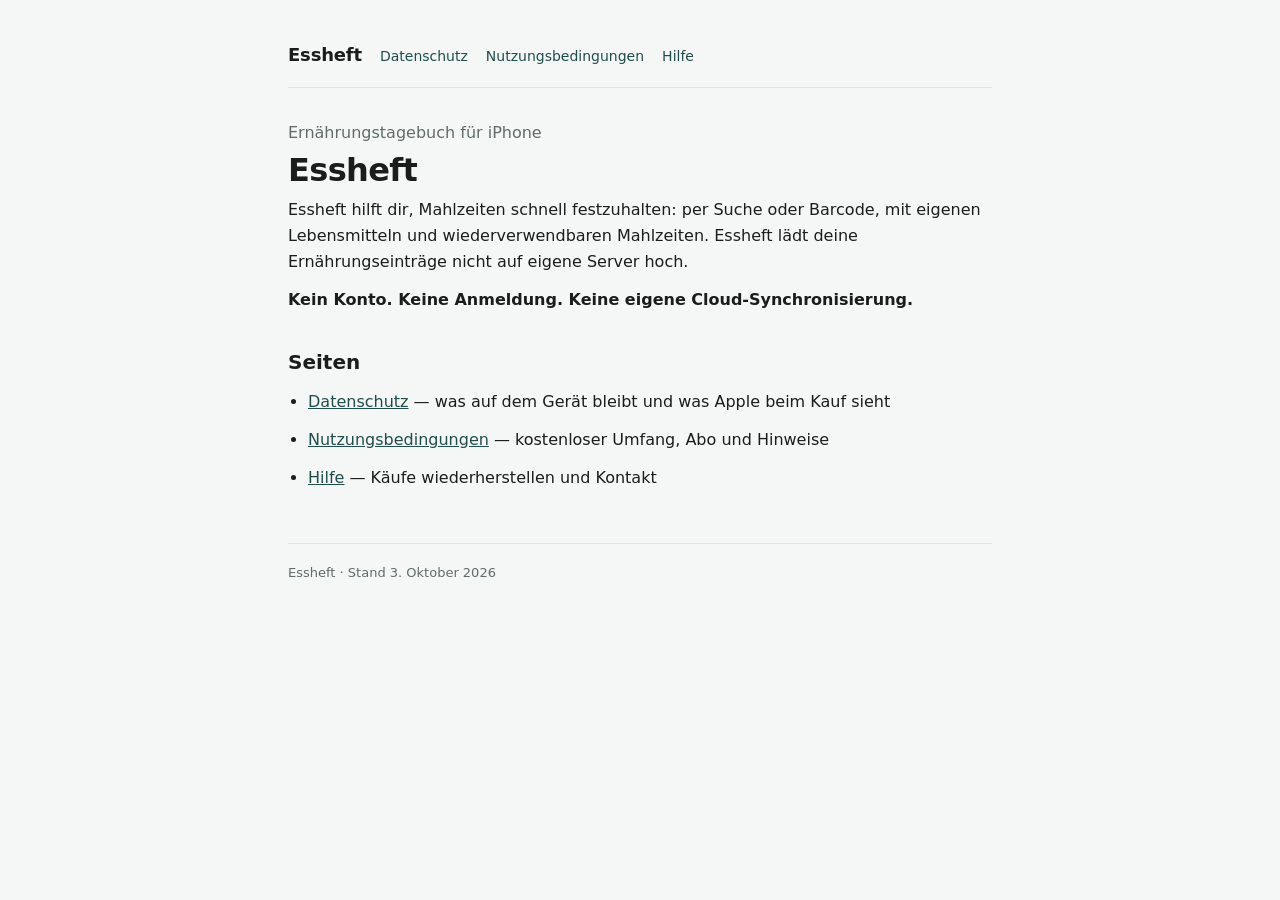
<file: index.html>
<!doctype html>
<html lang="de">
<head>
<meta charset="utf-8">
<meta name="viewport" content="width=device-width, initial-scale=1">
<title>Essheft</title>
<link rel="stylesheet" href="style.css">
</head>
<body>
<div class="wrap">
<nav>
  <span class="brand">Essheft</span>
  <a href="privacy.html">Datenschutz</a>
  <a href="terms.html">Nutzungsbedingungen</a>
  <a href="support.html">Hilfe</a>
</nav>
<p class="lede">Ernährungstagebuch für iPhone</p>
<h1>Essheft</h1>
<p>Essheft hilft dir, Mahlzeiten schnell festzuhalten: per Suche oder Barcode, mit eigenen Lebensmitteln und wiederverwendbaren Mahlzeiten. Essheft lädt deine Ernährungseinträge nicht auf eigene Server hoch.</p>
<p><strong>Kein Konto. Keine Anmeldung. Keine eigene Cloud-Synchronisierung.</strong></p>
<h2>Seiten</h2>
<ul>
  <li><a href="privacy.html">Datenschutz</a> — was auf dem Gerät bleibt und was Apple beim Kauf sieht</li>
  <li><a href="terms.html">Nutzungsbedingungen</a> — kostenloser Umfang, Abo und Hinweise</li>
  <li><a href="support.html">Hilfe</a> — Käufe wiederherstellen und Kontakt</li>
</ul>
<footer>Essheft · Stand 3. Oktober 2026</footer>
</div>
</body>
</html>
</file>
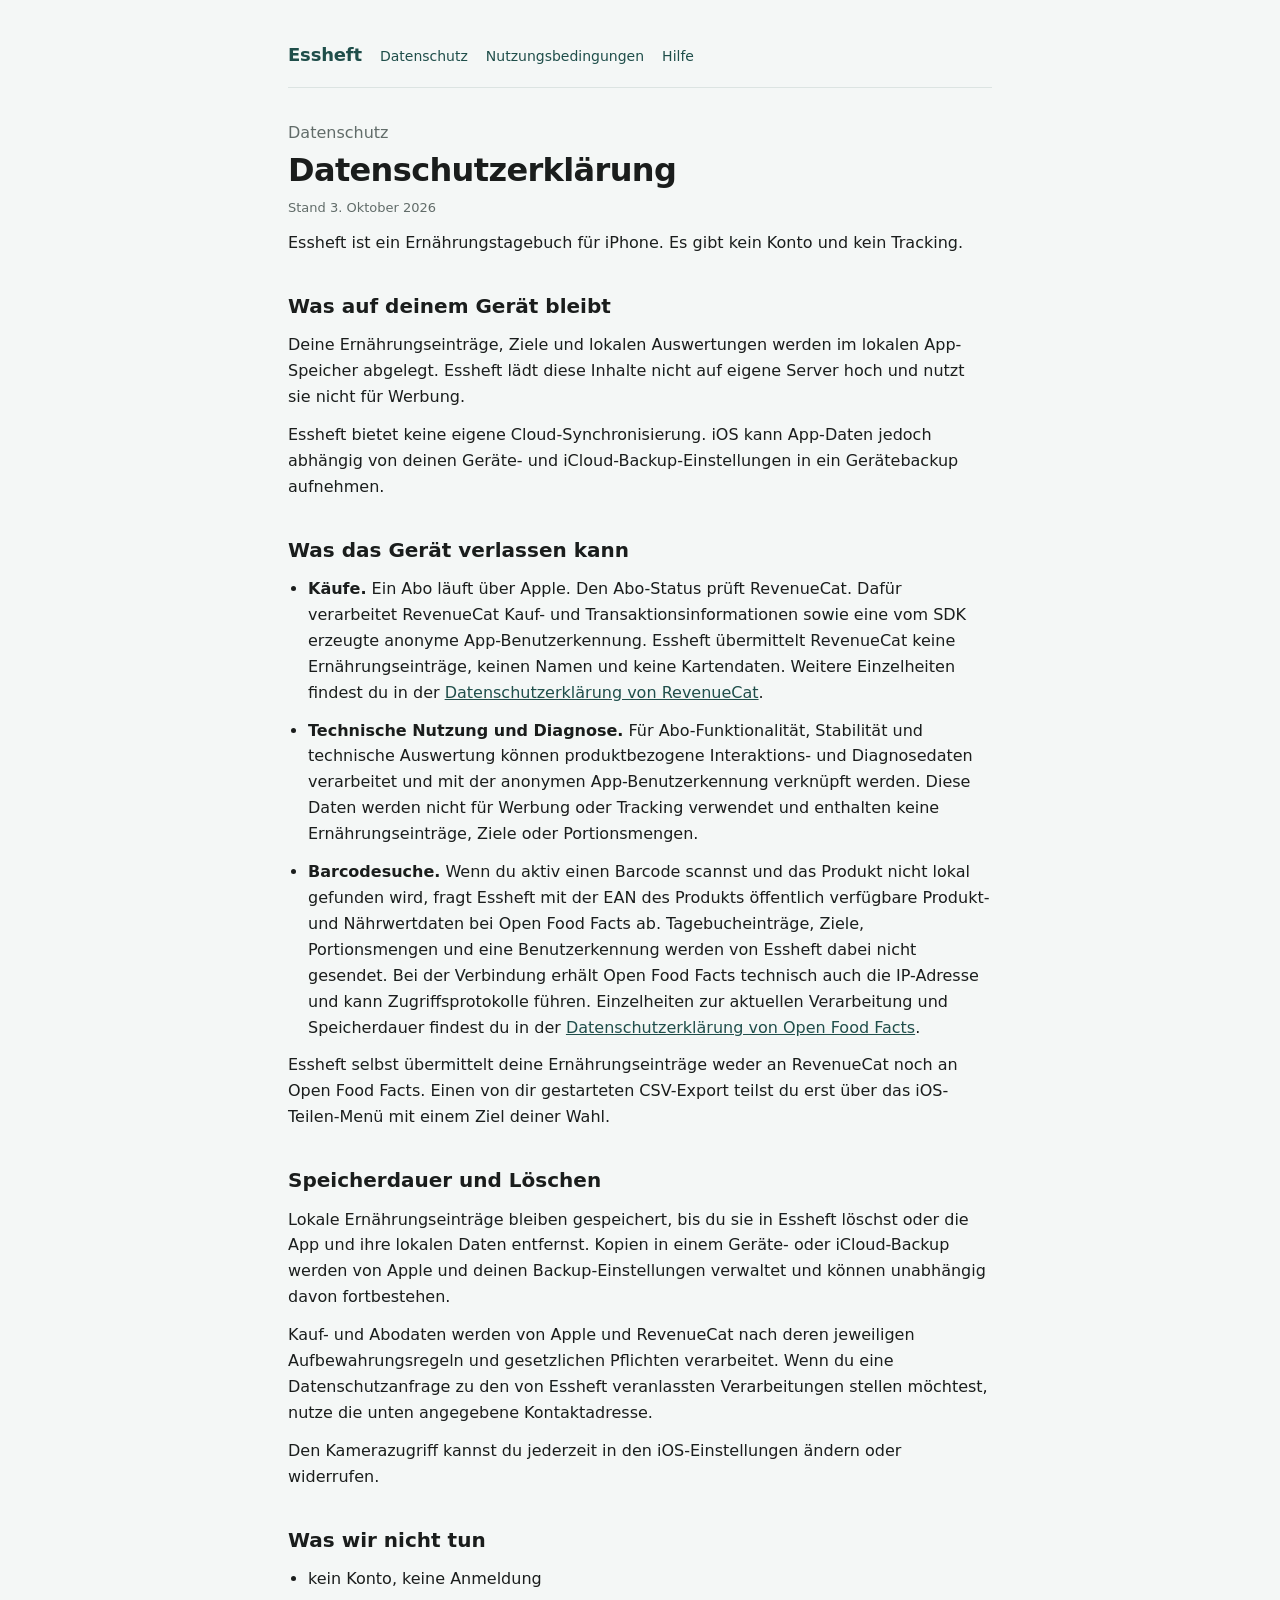
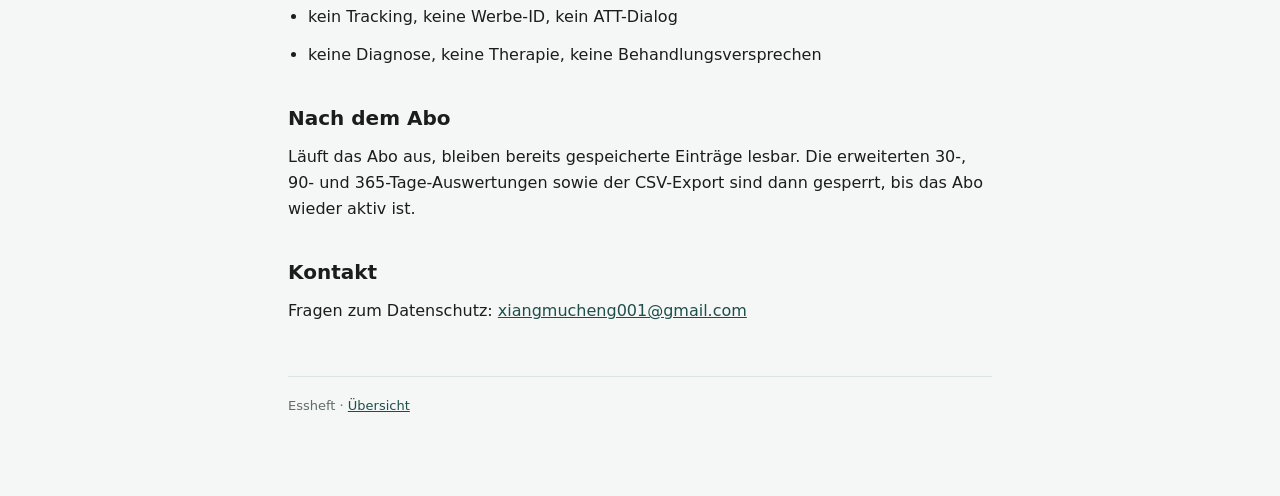
<file: privacy.html>
<!doctype html>
<html lang="de">
<head>
<meta charset="utf-8">
<meta name="viewport" content="width=device-width, initial-scale=1">
<title>Datenschutz · Essheft</title>
<link rel="stylesheet" href="style.css">
</head>
<body>
<div class="wrap">
<nav>
  <a href="index.html" class="brand">Essheft</a>
  <a href="privacy.html">Datenschutz</a>
  <a href="terms.html">Nutzungsbedingungen</a>
  <a href="support.html">Hilfe</a>
</nav>
<p class="lede">Datenschutz</p>
<h1>Datenschutzerklärung</h1>
<p class="updated">Stand 3. Oktober 2026</p>
<p>Essheft ist ein Ernährungstagebuch für iPhone. Es gibt kein Konto und kein Tracking.</p>

<h2>Was auf deinem Gerät bleibt</h2>
<p>Deine Ernährungseinträge, Ziele und lokalen Auswertungen werden im lokalen App-Speicher abgelegt. Essheft lädt diese Inhalte nicht auf eigene Server hoch und nutzt sie nicht für Werbung.</p>
<p>Essheft bietet keine eigene Cloud-Synchronisierung. iOS kann App-Daten jedoch abhängig von deinen Geräte- und iCloud-Backup-Einstellungen in ein Gerätebackup aufnehmen.</p>

<h2>Was das Gerät verlassen kann</h2>
<ul>
  <li><strong>Käufe.</strong> Ein Abo läuft über Apple. Den Abo-Status prüft RevenueCat. Dafür verarbeitet RevenueCat Kauf- und Transaktionsinformationen sowie eine vom SDK erzeugte anonyme App-Benutzerkennung. Essheft übermittelt RevenueCat keine Ernährungseinträge, keinen Namen und keine Kartendaten. Weitere Einzelheiten findest du in der <a href="https://www.revenuecat.com/privacy">Datenschutzerklärung von RevenueCat</a>.</li>
  <li><strong>Technische Nutzung und Diagnose.</strong> Für Abo-Funktionalität, Stabilität und technische Auswertung können produktbezogene Interaktions- und Diagnosedaten verarbeitet und mit der anonymen App-Benutzerkennung verknüpft werden. Diese Daten werden nicht für Werbung oder Tracking verwendet und enthalten keine Ernährungseinträge, Ziele oder Portionsmengen.</li>
  <li><strong>Barcodesuche.</strong> Wenn du aktiv einen Barcode scannst und das Produkt nicht lokal gefunden wird, fragt Essheft mit der EAN des Produkts öffentlich verfügbare Produkt- und Nährwertdaten bei Open Food Facts ab. Tagebucheinträge, Ziele, Portionsmengen und eine Benutzerkennung werden von Essheft dabei nicht gesendet. Bei der Verbindung erhält Open Food Facts technisch auch die IP-Adresse und kann Zugriffsprotokolle führen. Einzelheiten zur aktuellen Verarbeitung und Speicherdauer findest du in der <a href="https://world.openfoodfacts.org/privacy">Datenschutzerklärung von Open Food Facts</a>.</li>
</ul>
<p>Essheft selbst übermittelt deine Ernährungseinträge weder an RevenueCat noch an Open Food Facts. Einen von dir gestarteten CSV-Export teilst du erst über das iOS-Teilen-Menü mit einem Ziel deiner Wahl.</p>

<h2>Speicherdauer und Löschen</h2>
<p>Lokale Ernährungseinträge bleiben gespeichert, bis du sie in Essheft löschst oder die App und ihre lokalen Daten entfernst. Kopien in einem Geräte- oder iCloud-Backup werden von Apple und deinen Backup-Einstellungen verwaltet und können unabhängig davon fortbestehen.</p>
<p>Kauf- und Abodaten werden von Apple und RevenueCat nach deren jeweiligen Aufbewahrungsregeln und gesetzlichen Pflichten verarbeitet. Wenn du eine Datenschutzanfrage zu den von Essheft veranlassten Verarbeitungen stellen möchtest, nutze die unten angegebene Kontaktadresse.</p>
<p>Den Kamerazugriff kannst du jederzeit in den iOS-Einstellungen ändern oder widerrufen.</p>

<h2>Was wir nicht tun</h2>
<ul>
  <li>kein Konto, keine Anmeldung</li>
  <li>kein Tracking, keine Werbe-ID, kein ATT-Dialog</li>
  <li>keine Diagnose, keine Therapie, keine Behandlungsversprechen</li>
</ul>

<h2>Nach dem Abo</h2>
<p>Läuft das Abo aus, bleiben bereits gespeicherte Einträge lesbar. Die erweiterten 30-, 90- und 365-Tage-Auswertungen sowie der CSV-Export sind dann gesperrt, bis das Abo wieder aktiv ist.</p>

<h2>Kontakt</h2>
<p>Fragen zum Datenschutz: <a href="mailto:xiangmucheng001@gmail.com">xiangmucheng001@gmail.com</a></p>
<footer>Essheft · <a href="index.html">Übersicht</a></footer>
</div>
</body>
</html>
</file>
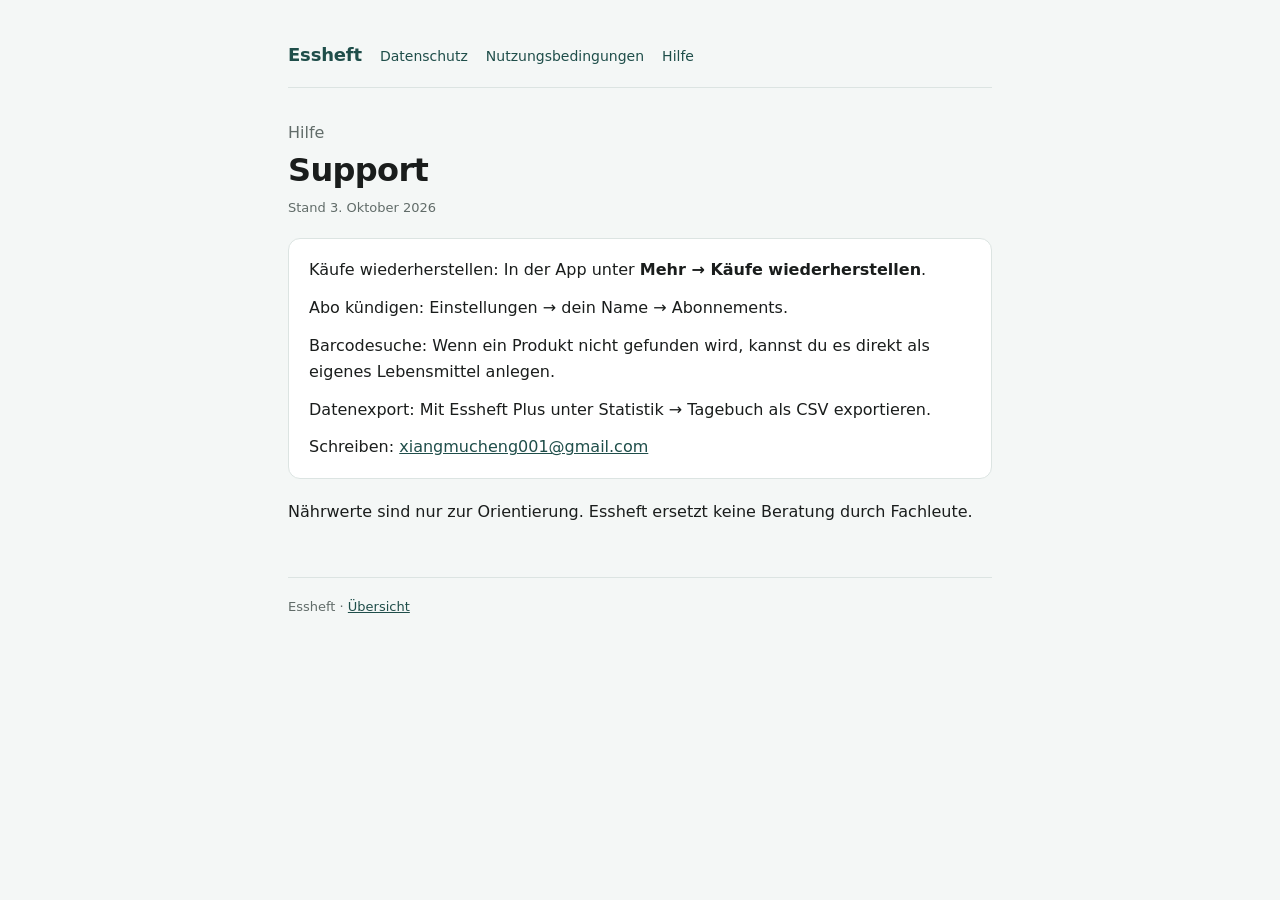
<file: support.html>
<!doctype html>
<html lang="de">
<head>
<meta charset="utf-8">
<meta name="viewport" content="width=device-width, initial-scale=1">
<title>Hilfe · Essheft</title>
<link rel="stylesheet" href="style.css">
</head>
<body>
<div class="wrap">
<nav>
  <a href="index.html" class="brand">Essheft</a>
  <a href="privacy.html">Datenschutz</a>
  <a href="terms.html">Nutzungsbedingungen</a>
  <a href="support.html">Hilfe</a>
</nav>
<p class="lede">Hilfe</p>
<h1>Support</h1>
<p class="updated">Stand 3. Oktober 2026</p>

<div class="card">
  <p>Käufe wiederherstellen: In der App unter <strong>Mehr → Käufe wiederherstellen</strong>.</p>
  <p>Abo kündigen: Einstellungen → dein Name → Abonnements.</p>
  <p>Barcodesuche: Wenn ein Produkt nicht gefunden wird, kannst du es direkt als eigenes Lebensmittel anlegen.</p>
  <p>Datenexport: Mit Essheft Plus unter Statistik → Tagebuch als CSV exportieren.</p>
  <p>Schreiben: <a href="mailto:xiangmucheng001@gmail.com">xiangmucheng001@gmail.com</a></p>
</div>
<p>Nährwerte sind nur zur Orientierung. Essheft ersetzt keine Beratung durch Fachleute.</p>
<footer>Essheft · <a href="index.html">Übersicht</a></footer>
</div>
</body>
</html>
</file>
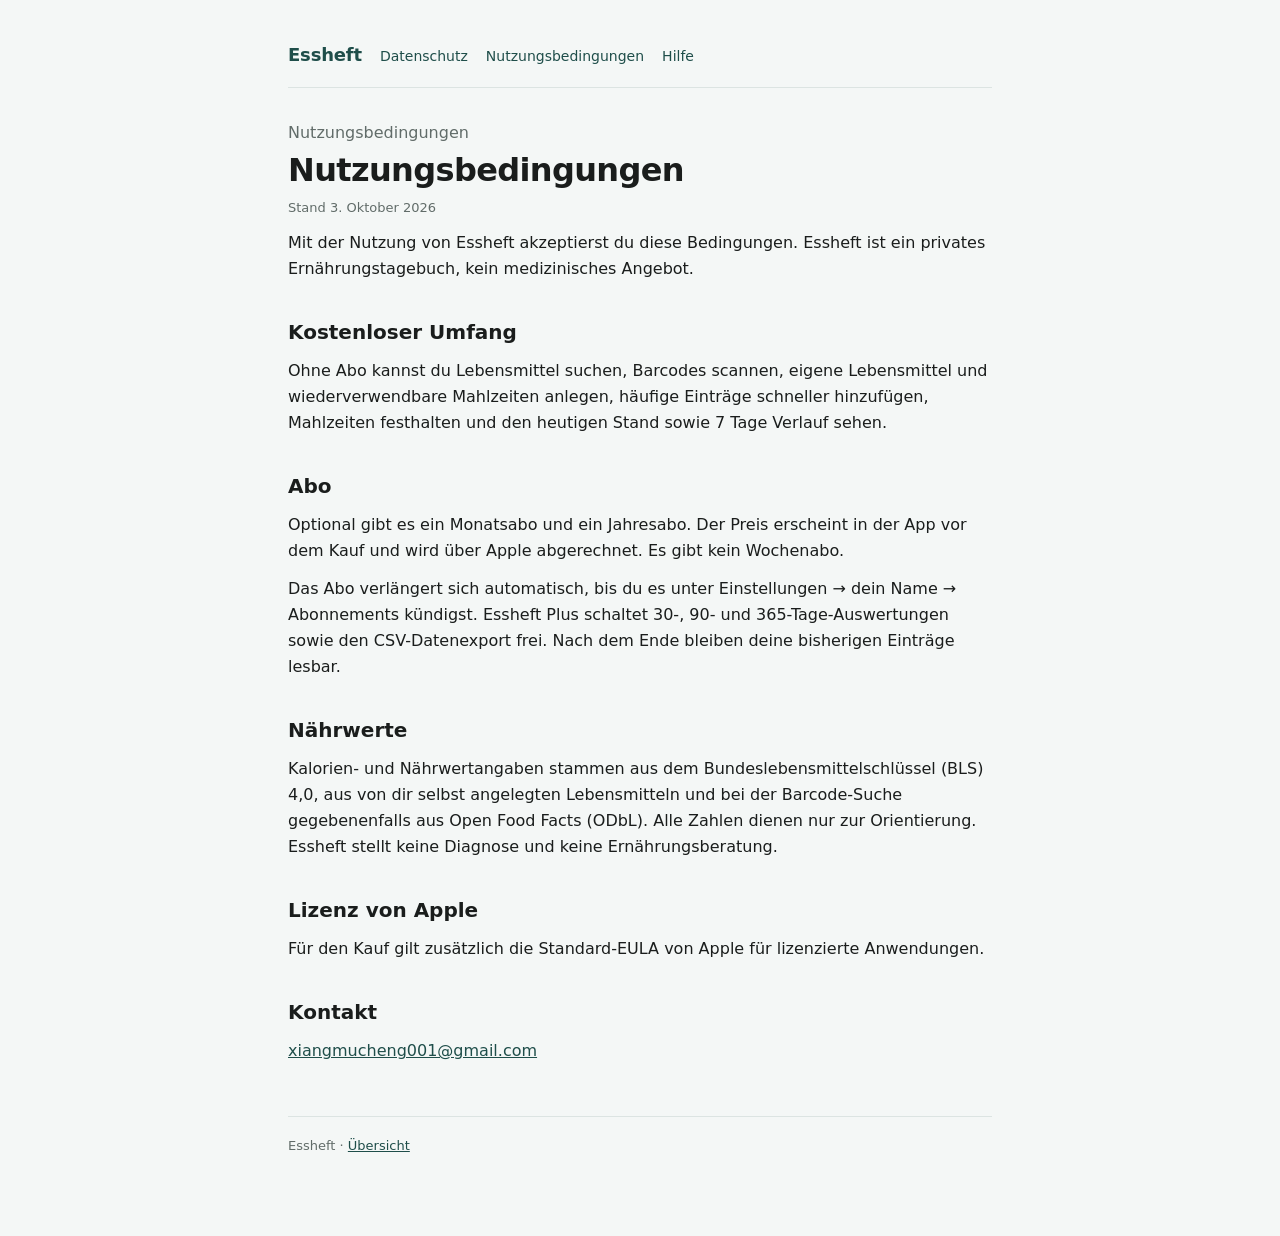
<file: terms.html>
<!doctype html>
<html lang="de">
<head>
<meta charset="utf-8">
<meta name="viewport" content="width=device-width, initial-scale=1">
<title>Nutzungsbedingungen · Essheft</title>
<link rel="stylesheet" href="style.css">
</head>
<body>
<div class="wrap">
<nav>
  <a href="index.html" class="brand">Essheft</a>
  <a href="privacy.html">Datenschutz</a>
  <a href="terms.html">Nutzungsbedingungen</a>
  <a href="support.html">Hilfe</a>
</nav>
<p class="lede">Nutzungsbedingungen</p>
<h1>Nutzungsbedingungen</h1>
<p class="updated">Stand 3. Oktober 2026</p>
<p>Mit der Nutzung von Essheft akzeptierst du diese Bedingungen. Essheft ist ein privates Ernährungstagebuch, kein medizinisches Angebot.</p>

<h2>Kostenloser Umfang</h2>
<p>Ohne Abo kannst du Lebensmittel suchen, Barcodes scannen, eigene Lebensmittel und wiederverwendbare Mahlzeiten anlegen, häufige Einträge schneller hinzufügen, Mahlzeiten festhalten und den heutigen Stand sowie 7 Tage Verlauf sehen.</p>

<h2>Abo</h2>
<p>Optional gibt es ein Monatsabo und ein Jahresabo. Der Preis erscheint in der App vor dem Kauf und wird über Apple abgerechnet. Es gibt kein Wochenabo.</p>
<p>Das Abo verlängert sich automatisch, bis du es unter Einstellungen → dein Name → Abonnements kündigst. Essheft Plus schaltet 30-, 90- und 365-Tage-Auswertungen sowie den CSV-Datenexport frei. Nach dem Ende bleiben deine bisherigen Einträge lesbar.</p>

<h2>Nährwerte</h2>
<p>Kalorien- und Nährwertangaben stammen aus dem Bundeslebensmittelschlüssel (BLS) 4,0, aus von dir selbst angelegten Lebensmitteln und bei der Barcode-Suche gegebenenfalls aus Open Food Facts (ODbL). Alle Zahlen dienen nur zur Orientierung. Essheft stellt keine Diagnose und keine Ernährungsberatung.</p>

<h2>Lizenz von Apple</h2>
<p>Für den Kauf gilt zusätzlich die Standard-EULA von Apple für lizenzierte Anwendungen.</p>

<h2>Kontakt</h2>
<p><a href="mailto:xiangmucheng001@gmail.com">xiangmucheng001@gmail.com</a></p>
<footer>Essheft · <a href="index.html">Übersicht</a></footer>
</div>
</body>
</html>
</file>
<file: style.css>
:root{--bg:#F4F7F6;--surface:#FFFFFF;--ink:#1A1D1C;--muted:#616C69;--accent:#1F4E4A;--line:#DCE4E2}
@media (prefers-color-scheme:dark){:root{--bg:#121615;--surface:#1A1F1E;--ink:#F4F7F6;--muted:#A3AEA9;--accent:#8FB5B0;--line:#2A3331}}
*{box-sizing:border-box;margin:0;padding:0}
body{background:var(--bg);color:var(--ink);font-family:-apple-system,BlinkMacSystemFont,"Segoe UI",system-ui,sans-serif;line-height:1.62;padding:40px 20px 80px;-webkit-font-smoothing:antialiased}
.wrap{max-width:44rem;margin:0 auto}
nav{display:flex;gap:18px;align-items:baseline;flex-wrap:wrap;padding-bottom:18px;border-bottom:1px solid var(--line);margin-bottom:32px}
nav .brand{font-weight:700;font-size:18px;letter-spacing:-.01em}
nav a{color:var(--accent);text-decoration:none;font-size:14px;font-weight:500}
nav a:hover{text-decoration:underline}
h1{font-size:32px;font-weight:700;letter-spacing:-.02em;line-height:1.15;margin-bottom:8px}
h2{font-size:20px;font-weight:600;margin:34px 0 10px}
p,li{font-size:16px;margin-bottom:12px}
ul{padding-left:20px}
.lede{color:var(--muted);font-size:16px;margin-bottom:6px}
.updated{color:var(--muted);font-size:13px;margin-top:2px}
.card{background:var(--surface);border:1px solid var(--line);border-radius:12px;padding:18px 20px;margin:20px 0}
.card p:last-child,.card li:last-child{margin-bottom:0}
a{color:var(--accent)}
footer{margin-top:52px;padding-top:18px;border-top:1px solid var(--line);color:var(--muted);font-size:13px}
</file>
